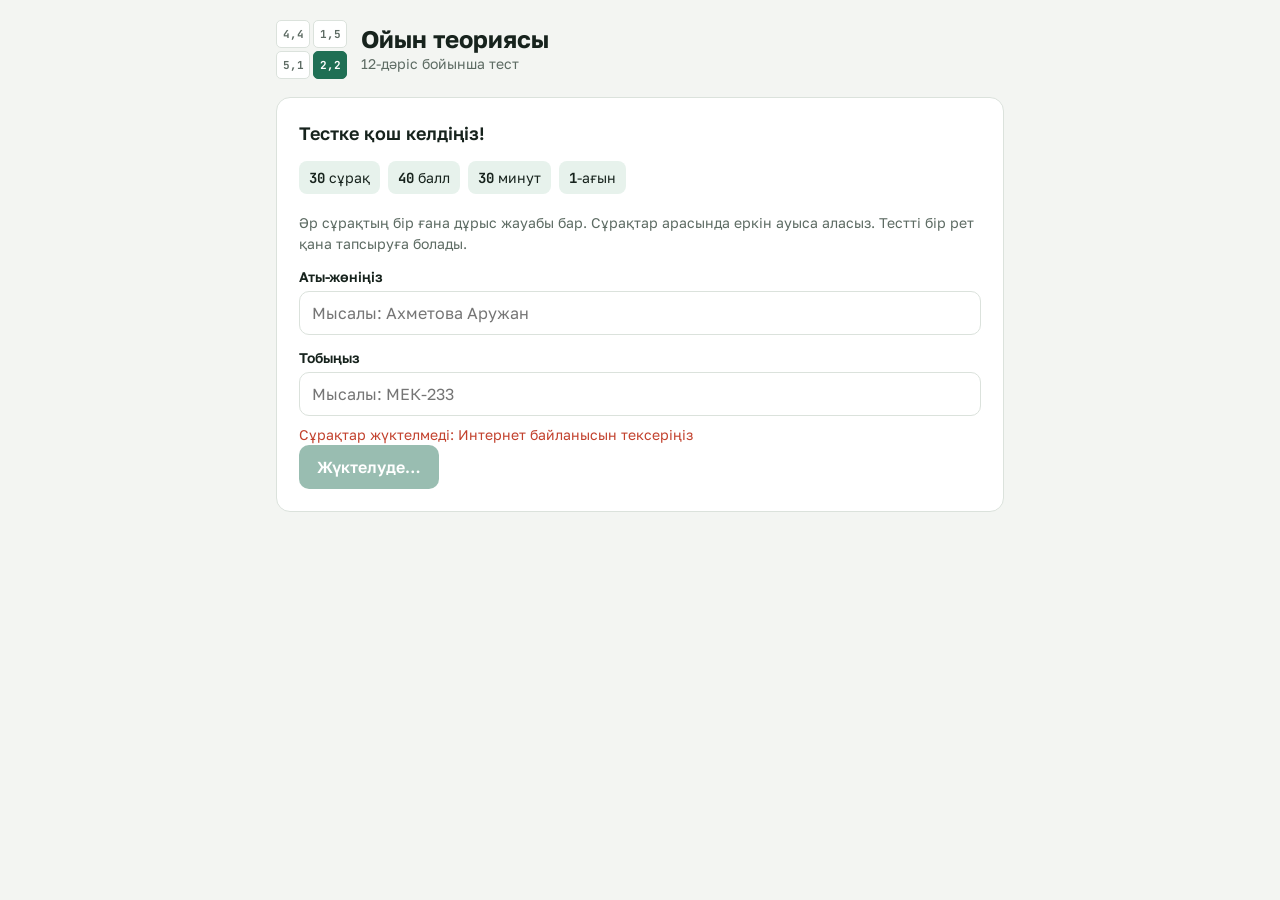
<file: test/index.html>
<!DOCTYPE html>
<html lang="kk">
<head>
<title>Ойын теориясы – тест</title>
<meta charset="utf-8">
<meta name="viewport" content="width=device-width, initial-scale=1">
<link rel="stylesheet" href="https://fonts.googleapis.com/css2?family=Golos+Text:wght@400;500;600;700&family=JetBrains+Mono:wght@500;700&display=swap">
<style>
:root{--bg:#f3f5f2;--card:#fff;--ink:#17231d;--muted:#5d6b63;--line:#dbe2dc;--acc:#1f6f54;--acc2:#e7f2ec;--bad:#c2412d;--warn:#b7791f;
--body:"Golos Text",system-ui,-apple-system,"Segoe UI",sans-serif;--mono:"JetBrains Mono",ui-monospace,Consolas,monospace}
*{box-sizing:border-box}
body{margin:0;background:var(--bg);color:var(--ink);font:16px/1.5 var(--body)}
.wrap{max-width:760px;margin:0 auto;padding:20px 16px 48px}
header{display:flex;align-items:center;gap:14px;margin-bottom:18px}
.mx{display:grid;grid-template-columns:repeat(2,34px);gap:3px;flex:none}
.mx span{background:var(--card);border:1px solid var(--line);border-radius:5px;font:700 11px var(--mono);height:28px;display:flex;align-items:center;justify-content:center;color:var(--muted)}
.mx span.eq{background:var(--acc);color:#fff;border-color:var(--acc)}
h1{margin:0;font-size:24px;line-height:1.15}
.sub{color:var(--muted);font-size:14px}
.card{background:var(--card);border:1px solid var(--line);border-radius:14px;padding:22px}
.facts{display:flex;flex-wrap:wrap;gap:8px;margin:14px 0 18px}
.facts b{font:700 14px var(--mono)}
.facts div{background:var(--acc2);border-radius:8px;padding:6px 10px;font-size:14px}
label{display:block;font-weight:600;font-size:14px;margin:12px 0 4px}
input{width:100%;font:16px var(--body);padding:11px 12px;border:1px solid var(--line);border-radius:10px;background:#fff;color:var(--ink)}
input:focus,button:focus-visible{outline:3px solid #9fd3bd;outline-offset:1px}
.btn{font:600 16px var(--body);border:0;border-radius:10px;padding:12px 18px;cursor:pointer;background:var(--acc);color:#fff}
.btn.ghost{background:transparent;color:var(--ink);border:1px solid var(--line)}
.btn:disabled{opacity:.45;cursor:not-allowed}
.row{display:flex;gap:10px;flex-wrap:wrap;align-items:center}
.err{color:var(--bad);font-size:14px;min-height:20px;margin-top:8px}
.top{display:flex;justify-content:space-between;align-items:center;gap:10px;margin-bottom:10px;font-size:14px;color:var(--muted)}
.timer{font:700 16px var(--mono);color:var(--ink);background:var(--card);border:1px solid var(--line);border-radius:8px;padding:4px 10px}
.timer.low{color:var(--bad);border-color:var(--bad)}
.bar{height:6px;background:var(--line);border-radius:3px;overflow:hidden;margin-bottom:14px}.bar i{display:block;height:100%;background:var(--acc);width:0;transition:width .2s}
.qn{font:700 13px var(--mono);color:var(--acc);letter-spacing:.04em}
.qt{font-size:18px;font-weight:600;margin:6px 0 16px}
.pts{font-weight:500;color:var(--muted);font-size:13px}
.opt{display:flex;gap:12px;align-items:flex-start;width:100%;text-align:left;background:#fff;border:1.5px solid var(--line);border-radius:11px;padding:12px 14px;margin-bottom:8px;font:16px var(--body);color:var(--ink);cursor:pointer}
.opt .l{font:700 14px var(--mono);color:var(--muted);flex:none;width:18px}
.opt.on{border-color:var(--acc);background:var(--acc2)}.opt.on .l{color:var(--acc)}
.nav{display:flex;justify-content:space-between;gap:10px;margin-top:16px}
.grid{display:grid;grid-template-columns:repeat(10,1fr);gap:5px;margin-top:16px}
.grid button{font:600 12px var(--mono);padding:6px 0;border-radius:6px;border:1px solid var(--line);background:#fff;color:var(--muted);cursor:pointer}
.grid button.done{background:var(--acc2);color:var(--acc);border-color:#b9dccb}
.grid button.cur{outline:2px solid var(--acc)}
.score{font:700 56px/1 var(--mono);color:var(--acc);margin:10px 0}
.score small{font-size:22px;color:var(--muted)}
.rv{font-size:14px;border-top:1px solid var(--line);padding:8px 0;display:flex;gap:8px}
.rv .m{flex:none;font-weight:700}.ok{color:var(--acc)}.no{color:var(--bad)}
table{border-collapse:collapse;width:100%;font-size:14px}
.tw{overflow-x:auto;margin-top:8px}
th,td{border-bottom:1px solid var(--line);padding:7px 6px;text-align:left;white-space:nowrap}
th{font-size:12px;color:var(--muted);font-weight:600}
td.n{font-family:var(--mono)}
h2{font-size:18px;margin:20px 0 4px}
.muted{color:var(--muted);font-size:14px}
[hidden]{display:none!important}
@media (max-width:480px){.grid{grid-template-columns:repeat(6,1fr)}h1{font-size:21px}.card{padding:18px}}
</style>
</head>
<body>
<div class="wrap">
  <header>
    <div class="mx" aria-hidden="true"><span>4,4</span><span>1,5</span><span>5,1</span><span class="eq">2,2</span></div>
    <div><h1 id="ttl">Ойын теориясы</h1><div class="sub" id="sub">12-дәріс бойынша тест</div></div>
  </header>

  <!-- START -->
  <section class="card" id="vStart" hidden>
    <div style="font-weight:600;font-size:18px">Тестке қош келдіңіз!</div>
    <div class="facts"><div><b>30</b> сұрақ</div><div><b>40</b> балл</div><div id="fTime"><b>30</b> минут</div><div id="fStream"><b>1</b>-ағын</div></div>
    <p class="muted" style="margin:0">Әр сұрақтың бір ғана дұрыс жауабы бар. Сұрақтар арасында еркін ауыса аласыз. Тестті бір рет қана тапсыруға болады.</p>
    <label for="nm">Аты-жөніңіз</label><input id="nm" autocomplete="name" placeholder="Мысалы: Ахметова Аружан">
    <label for="gr">Тобыңыз</label><input id="gr" placeholder="Мысалы: МЕК-233">
    <div class="err" id="eStart"></div>
    <button class="btn" id="bStart" disabled>Жүктелуде…</button>
  </section>

  <!-- QUIZ -->
  <section id="vQuiz" hidden>
    <div class="top"><span id="who"></span><span class="timer" id="tm">30:00</span></div>
    <div class="bar"><i id="pb"></i></div>
    <div class="card">
      <div class="qn" id="qn">СҰРАҚ 1 / 30</div>
      <div class="qt" id="qt"></div>
      <div id="opts"></div>
      <div class="nav"><button class="btn ghost" id="bPrev">← Алдыңғы</button><button class="btn" id="bNext">Келесі →</button></div>
    </div>
    <div class="grid" id="grid"></div>
    <div class="row" style="margin-top:16px;justify-content:flex-end"><button class="btn ghost" id="bFinish">Тестті аяқтау</button></div>
  </section>

  <!-- CONFIRM -->
  <section class="card" id="vConfirm" hidden>
    <div style="font-weight:600;font-size:18px">Тестті тапсырасыз ба?</div>
    <p id="cInfo"></p>
    <div class="err" id="eSend"></div>
    <div class="row"><button class="btn" id="bSend">Тапсыру</button><button class="btn ghost" id="bBack">Сұрақтарға оралу</button></div>
  </section>

  <!-- RESULT -->
  <section class="card" id="vResult" hidden>
    <div class="muted" id="rWho"></div>
    <div class="score" id="rScore">0<small> / 40</small></div>
    <div id="rInfo" style="font-weight:600"></div>
    <p class="muted">Нәтижеңіз мұғалімге жіберілді. Бетті жаба беруге болады.</p>
    <div id="rList"></div>
  </section>

  <!-- ADMIN -->
  <section class="card" id="vAdmin" hidden>
    <div style="font-weight:600;font-size:18px">Мұғалім беті</div>
    <div id="aLogin">
      <label for="pw">Құпиясөз</label><input id="pw" type="password">
      <div class="err" id="eAdm"></div>
      <button class="btn" id="bLogin">Кіру</button>
    </div>
    <div id="aBody" hidden>
      <div class="row" style="margin-top:12px"><button class="btn" id="bXlsx">Excel-ге жүктеу</button><button class="btn ghost" id="bRef">Жаңарту</button><a class="btn ghost" id="aLink" target="_blank" rel="noopener" style="text-decoration:none">Кестені ашу</a><span class="muted" id="aMsg"></span></div>
      <div id="aTables"></div>
    </div>
  </section>
</div>

<script>
const API = 'https://script.google.com/macros/s/AKfycbxbPpKV_mYOSYnGbQpJkbjSODBDWzAau7-vzooOt0CZ9TNPlxcinQ6hhxpfSq2tz20/exec';
const P = new URLSearchParams(location.search);
const MODE = P.get('admin') ? 'admin' : 'test', STREAM = P.get('a') === '2' ? '2' : '1';
const $ = id => document.getElementById(id);
const KEY = 'ojyn-test-v1-' + STREAM;
const store = { get(){try{return JSON.parse(localStorage.getItem(KEY)||'null')}catch(e){return null}}, set(v){try{localStorage.setItem(KEY,JSON.stringify(v))}catch(e){}} };
async function run(fn, ...args){
  let r;
  try { r = await fetch(API, { method:'POST', body: JSON.stringify({action:fn, args}) }).then(x=>x.json()); }
  catch(e){ throw 'Интернет байланысын тексеріңіз'; }
  if (!r.ok) throw r.error; return r.data;
}
function show(v){ ['vStart','vQuiz','vConfirm','vResult','vAdmin'].forEach(x=>$(x).hidden=x!==v); window.scrollTo(0,0); }
const esc = s => String(s).replace(/[&<>"]/g, c => ({'&':'&amp;','<':'&lt;','>':'&gt;','"':'&quot;'}[c]));

let S = null, D = null, tick = null;

/* ---------- TEST ---------- */
async function initTest(){
  show('vStart'); $('fStream').innerHTML = '<b>'+STREAM+'</b>-ағын';
  const saved = store.get();
  if (saved && saved.result){ renderResult(saved.result, saved); return; }
  try { D = await run('getQuestions'); } catch(e){ $('eStart').textContent = 'Сұрақтар жүктелмеді: ' + e; return; }
  $('fTime').innerHTML = D.minutes ? '<b>'+D.minutes+'</b> минут' : 'уақыт шектеусіз';
  if (saved && saved.q){ S = saved; D.questions = saved.q; startQuiz(); return; }
  $('bStart').disabled = false; $('bStart').textContent = 'Тестті бастау';
}
$('bStart').onclick = () => {
  const name = $('nm').value.trim(), group = $('gr').value.trim();
  if (name.split(/\s+/).length < 2){ $('eStart').textContent = 'Тегіңіз бен атыңызды толық жазыңыз.'; return; }
  if (!group){ $('eStart').textContent = 'Тобыңызды жазыңыз.'; return; }
  S = { name, group, q: D.questions, a: {}, i: 0, t0: Date.now() }; store.set(S); startQuiz();
};
function startQuiz(){
  show('vQuiz'); $('who').textContent = S.name + ' · ' + S.group;
  $('grid').innerHTML = S.q.map((_,k)=>`<button data-k="${k}">${k+1}</button>`).join('');
  $('grid').onclick = e => { const k = e.target.dataset.k; if (k!=null){ S.i=+k; renderQ(); } };
  renderQ(); clearInterval(tick); tick = setInterval(updTimer, 1000); updTimer();
}
function left(){ return D.minutes ? D.minutes*60 - Math.floor((Date.now()-S.t0)/1000) : null; }
function updTimer(){
  const l = left(); if (l===null){ $('tm').textContent='∞'; return; }
  const v = Math.max(0,l); $('tm').textContent = String(Math.floor(v/60)).padStart(2,'0')+':'+String(v%60).padStart(2,'0');
  $('tm').classList.toggle('low', v<=120);
  if (l<=0){ clearInterval(tick); send(true); }
}
function renderQ(){
  const q = S.q[S.i], n = S.q.length;
  $('qn').textContent = 'СҰРАҚ ' + (S.i+1) + ' / ' + n;
  $('qt').innerHTML = esc(q.text) + ` <span class="pts">(${q.pts} балл)</span>`;
  $('opts').innerHTML = q.options.map((o,j)=>`<button class="opt${S.a[q.id]===o?' on':''}" data-j="${j}"><span class="l">${'ABCD'[j]}</span><span>${esc(o)}</span></button>`).join('');
  $('opts').querySelectorAll('.opt').forEach(b=>b.onclick=()=>{ S.a[q.id]=q.options[+b.dataset.j]; store.set(S); renderQ(); });
  $('bPrev').disabled = S.i===0; $('bNext').textContent = S.i===n-1 ? 'Аяқтау →' : 'Келесі →';
  const done = Object.keys(S.a).length; $('pb').style.width = (done/n*100)+'%';
  [...$('grid').children].forEach((b,k)=>{ b.classList.toggle('done', S.a[S.q[k].id]!=null); b.classList.toggle('cur', k===S.i); });
  store.set(S);
}
$('bPrev').onclick = () => { if (S.i>0){ S.i--; renderQ(); } };
$('bNext').onclick = () => { if (S.i<S.q.length-1){ S.i++; renderQ(); } else confirmFinish(); };
$('bFinish').onclick = confirmFinish;
$('bBack').onclick = () => show('vQuiz');
function confirmFinish(){
  const miss = S.q.length - Object.keys(S.a).length;
  $('cInfo').textContent = miss ? `Сіз ${miss} сұраққа жауап бермедіңіз. Жауапсыз сұраққа балл қойылмайды.` : 'Барлық 30 сұраққа жауап бердіңіз.';
  $('eSend').textContent=''; show('vConfirm');
}
$('bSend').onclick = () => send(false);
async function send(auto){
  $('bSend').disabled = true; $('bSend').textContent = 'Жіберілуде…';
  if (auto){ show('vConfirm'); $('cInfo').textContent = 'Уақыт бітті. Жауаптарыңыз автоматты түрде жіберілуде.'; }
  const payload = { name:S.name, group:S.group, stream:STREAM, answers:S.a, elapsedSec:Math.round((Date.now()-S.t0)/1000) };
  for (let attempt=0; attempt<3; attempt++){
    try {
      const r = await run('submit', payload); clearInterval(tick);
      if (r.duplicate){ S.result = {duplicate:true}; store.set(S); renderResult(S.result, S); return; }
      S.result = r; store.set(S); renderResult(r, S); return;
    } catch(e){ $('eSend').textContent = 'Жіберілмеді (' + e + '). Қайталап көріңіз.'; await new Promise(r=>setTimeout(r,1500*(attempt+1))); }
  }
  $('bSend').disabled = false; $('bSend').textContent = 'Қайта жіберу';
}
function renderResult(r, s){
  show('vResult'); $('rWho').textContent = (s.name||'') + ' · ' + (s.group||'');
  if (r.duplicate){ $('rScore').innerHTML='—'; $('rInfo').textContent='Бұл аты-жөнмен тест бұрын тапсырылған. Қайта тапсыру үшін мұғаліммен хабарласыңыз.'; $('rList').innerHTML=''; return; }
  $('rScore').innerHTML = r.score + '<small> / ' + r.total + '</small>';
  $('rInfo').textContent = 'Дұрыс жауап: ' + r.right + ' / ' + r.count;
  $('rList').innerHTML = '<h2>Сіздің жауаптарыңыз</h2>' + r.review.map((x,i)=>`<div class="rv"><span class="m ${x.ok?'ok':'no'}">${x.ok?'✓':'✗'}</span><span><b>${i+1}.</b> ${esc(x.text)}<br><span class="muted">Жауабыңыз: ${x.your?esc(x.your):'жауап жоқ'}</span></span></div>`).join('');
}

/* ---------- ADMIN ---------- */
let PW = '';
async function loadAdmin(){
  $('aMsg').textContent = 'Жүктелуде…';
  try {
    const r = await run('getResults', PW); $('aLogin').hidden = true; $('aBody').hidden = false; if (r.url) $('aLink').href = r.url;
    $('aTables').innerHTML = ['1','2'].map(s=>{
      const rows = r[s]; const avg = rows.length ? (rows.reduce((a,x)=>a+Number(String(x[4]).replace(',','.')),0)/rows.length).toFixed(1) : '—';
      return `<h2>${s}-ағын</h2><div class="muted">Тапсырғандар: ${rows.length} · Орташа балл: ${avg} / 40</div>
      <div class="tw"><table><tr><th>№</th><th>Аты-жөні</th><th>Тобы</th><th>Балл</th><th>Дұрыс</th><th>Уақыт (мин)</th><th>Тапсырған уақыты</th></tr>
      ${rows.map((x,i)=>`<tr><td class="n">${i+1}</td><td>${esc(x[1])}</td><td>${esc(x[2])}</td><td class="n"><b>${esc(x[4])}</b></td><td class="n">${esc(x[5])}</td><td class="n">${esc(x[6])}</td><td class="n">${esc(x[0])}</td></tr>`).join('') || '<tr><td colspan="7" class="muted">Әзірге ешкім тапсырған жоқ.</td></tr>'}
      </table></div>`;}).join('');
    $('aMsg').textContent = 'Жаңартылды: ' + new Date().toLocaleTimeString();
  } catch(e){ $('eAdm').textContent = e; $('aMsg').textContent = ''; }
}
$('bLogin').onclick = () => { PW = $('pw').value; $('eAdm').textContent=''; loadAdmin(); };
$('pw').onkeydown = e => { if (e.key==='Enter') $('bLogin').click(); };
$('bRef').onclick = loadAdmin;
$('bXlsx').onclick = async () => {
  $('aMsg').textContent = 'Excel файлы дайындалуда…';
  try {
    const f = await run('exportXlsx', PW);
    const bin = atob(f.data), u8 = new Uint8Array(bin.length); for (let i=0;i<bin.length;i++) u8[i]=bin.charCodeAt(i);
    const a = document.createElement('a'); a.href = URL.createObjectURL(new Blob([u8],{type:'application/vnd.openxmlformats-officedocument.spreadsheetml.sheet'}));
    a.download = f.name; document.body.appendChild(a); a.click(); a.remove(); $('aMsg').textContent = 'Файл жүктелді.';
  } catch(e){ $('aMsg').textContent = 'Қате: ' + e; }
};

if (MODE === 'admin'){ show('vAdmin'); $('sub').textContent = 'Тест нәтижелері'; } else initTest();
</script>
</body>
</html>
</file>
